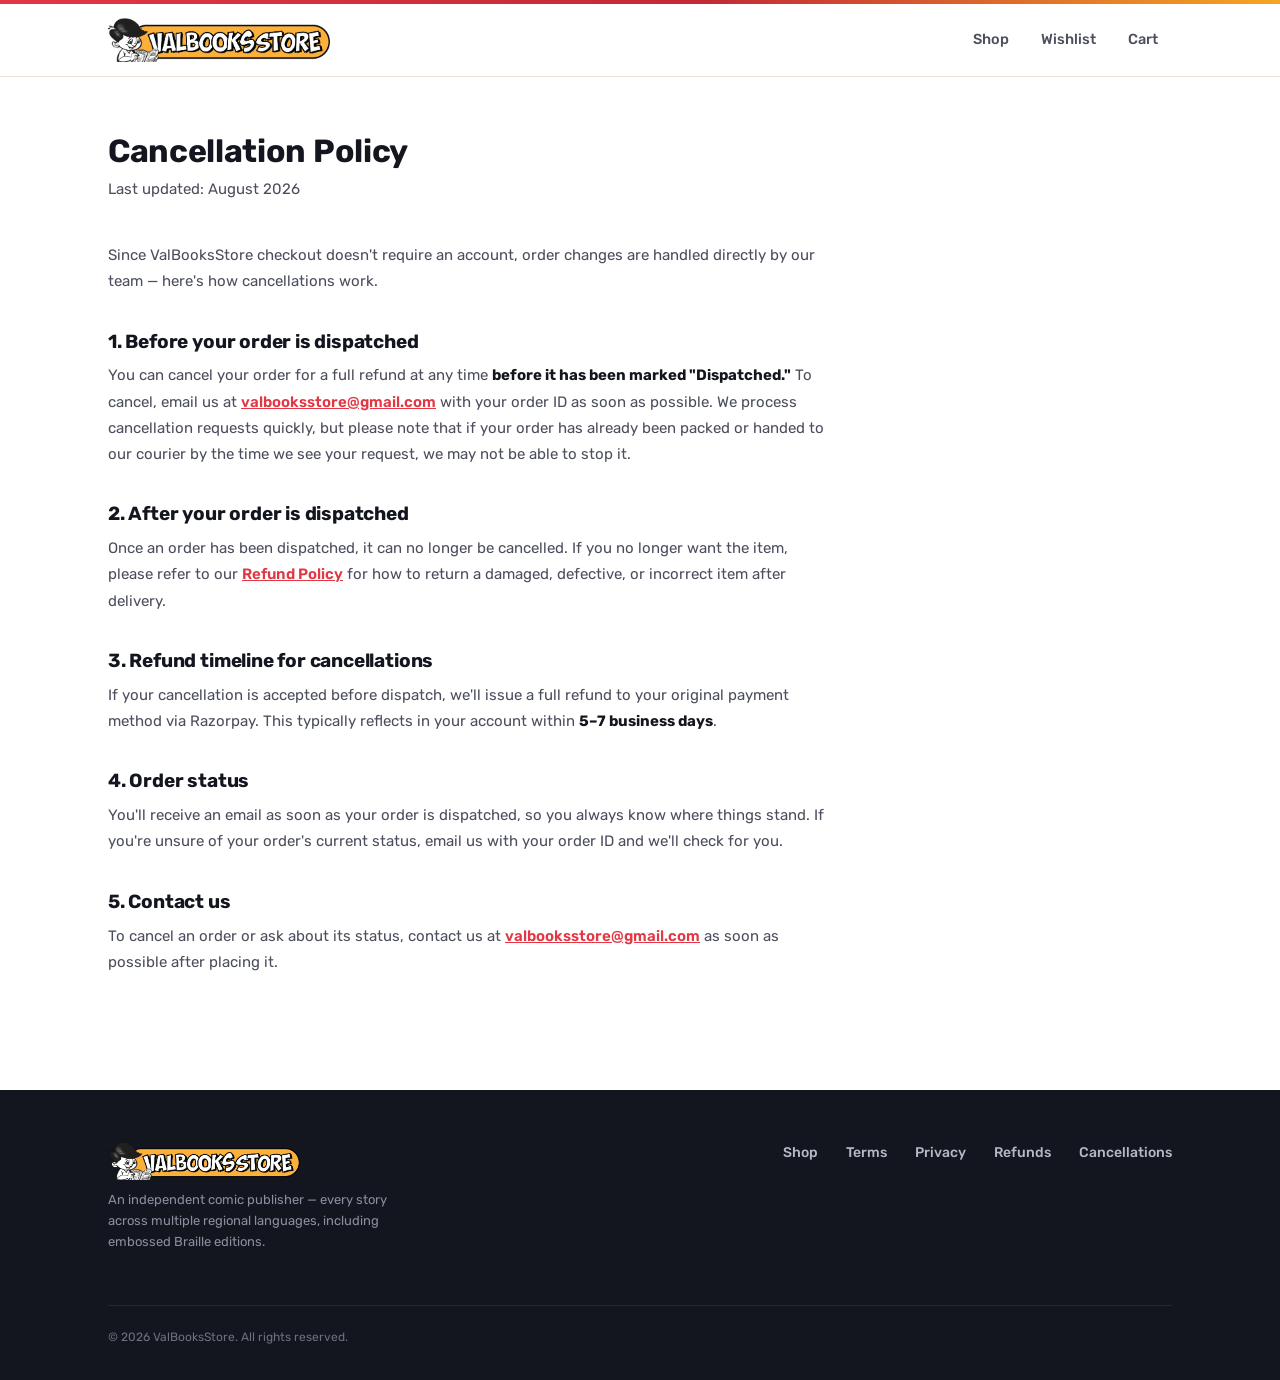
<file: cancellation-policy.html>
<!DOCTYPE html>
<html lang="en">
<head>
<meta charset="UTF-8" />
<meta name="viewport" content="width=device-width, initial-scale=1.0" />
<title>Cancellation Policy — ValBooksStore</title>
<link rel="icon" type="image/png" href="images/favicon.png" />
<link rel="stylesheet" href="css/style.css" />
</head>
<body>

<nav class="site-nav">
  <div class="wrap">
    <a href="index.html" class="brand">
      <img src="images/logo.png" alt="ValBooksStore" />
    </a>
    <div class="nav-links">
      <a href="index.html#shop">Shop</a>
      <a href="wishlist.html" class="nav-cart">Wishlist <span class="count" data-wishlist-count style="display:none">0</span></a>
      <a href="cart.html" class="nav-cart">Cart <span class="count" data-cart-count style="display:none">0</span></a>
    </div>
    <button class="nav-toggle btn btn-ghost" aria-label="Menu">☰</button>
  </div>
</nav>

<section class="legal-section">
  <div class="wrap">
    <div class="legal-content">
      <h1>Cancellation Policy</h1>
      <p class="legal-updated">Last updated: August 2026</p>

      <p>Since ValBooksStore checkout doesn't require an account, order changes are handled directly by our team — here's how cancellations work.</p>

      <h2>1. Before your order is dispatched</h2>
      <p>You can cancel your order for a full refund at any time <strong>before it has been marked "Dispatched."</strong> To cancel, email us at <a href="mailto:valbooksstore@gmail.com">valbooksstore@gmail.com</a> with your order ID as soon as possible. We process cancellation requests quickly, but please note that if your order has already been packed or handed to our courier by the time we see your request, we may not be able to stop it.</p>

      <h2>2. After your order is dispatched</h2>
      <p>Once an order has been dispatched, it can no longer be cancelled. If you no longer want the item, please refer to our <a href="refund-policy.html">Refund Policy</a> for how to return a damaged, defective, or incorrect item after delivery.</p>

      <h2>3. Refund timeline for cancellations</h2>
      <p>If your cancellation is accepted before dispatch, we'll issue a full refund to your original payment method via Razorpay. This typically reflects in your account within <strong>5–7 business days</strong>.</p>

      <h2>4. Order status</h2>
      <p>You'll receive an email as soon as your order is dispatched, so you always know where things stand. If you're unsure of your order's current status, email us with your order ID and we'll check for you.</p>

      <h2>5. Contact us</h2>
      <p>To cancel an order or ask about its status, contact us at <a href="mailto:valbooksstore@gmail.com">valbooksstore@gmail.com</a> as soon as possible after placing it.</p>
    </div>
  </div>
</section>

<footer class="site-footer">
  <div class="wrap">
    <div class="footer-grid">
      <div>
        <a href="index.html" class="footer-brand" id="footerLogo">
          <img src="images/logo.png" alt="ValBooksStore" />
        </a>
        <p class="footer-note">An independent comic publisher — every story across multiple regional languages, including embossed Braille editions.</p>
      </div>
      <div class="footer-links">
        <a href="index.html#shop">Shop</a>
        <a href="terms.html">Terms</a>
        <a href="privacy.html">Privacy</a>
        <a href="refund-policy.html">Refunds</a>
        <a href="cancellation-policy.html">Cancellations</a>
      </div>
    </div>
    <div class="footer-bottom">© <span id="year"></span> ValBooksStore. All rights reserved.</div>
  </div>
</footer>

<script type="module">
  import { initNav } from "./js/ui.js";
  document.getElementById("year").textContent = new Date().getFullYear();
  initNav();
</script>
</body>
</html>
</file>
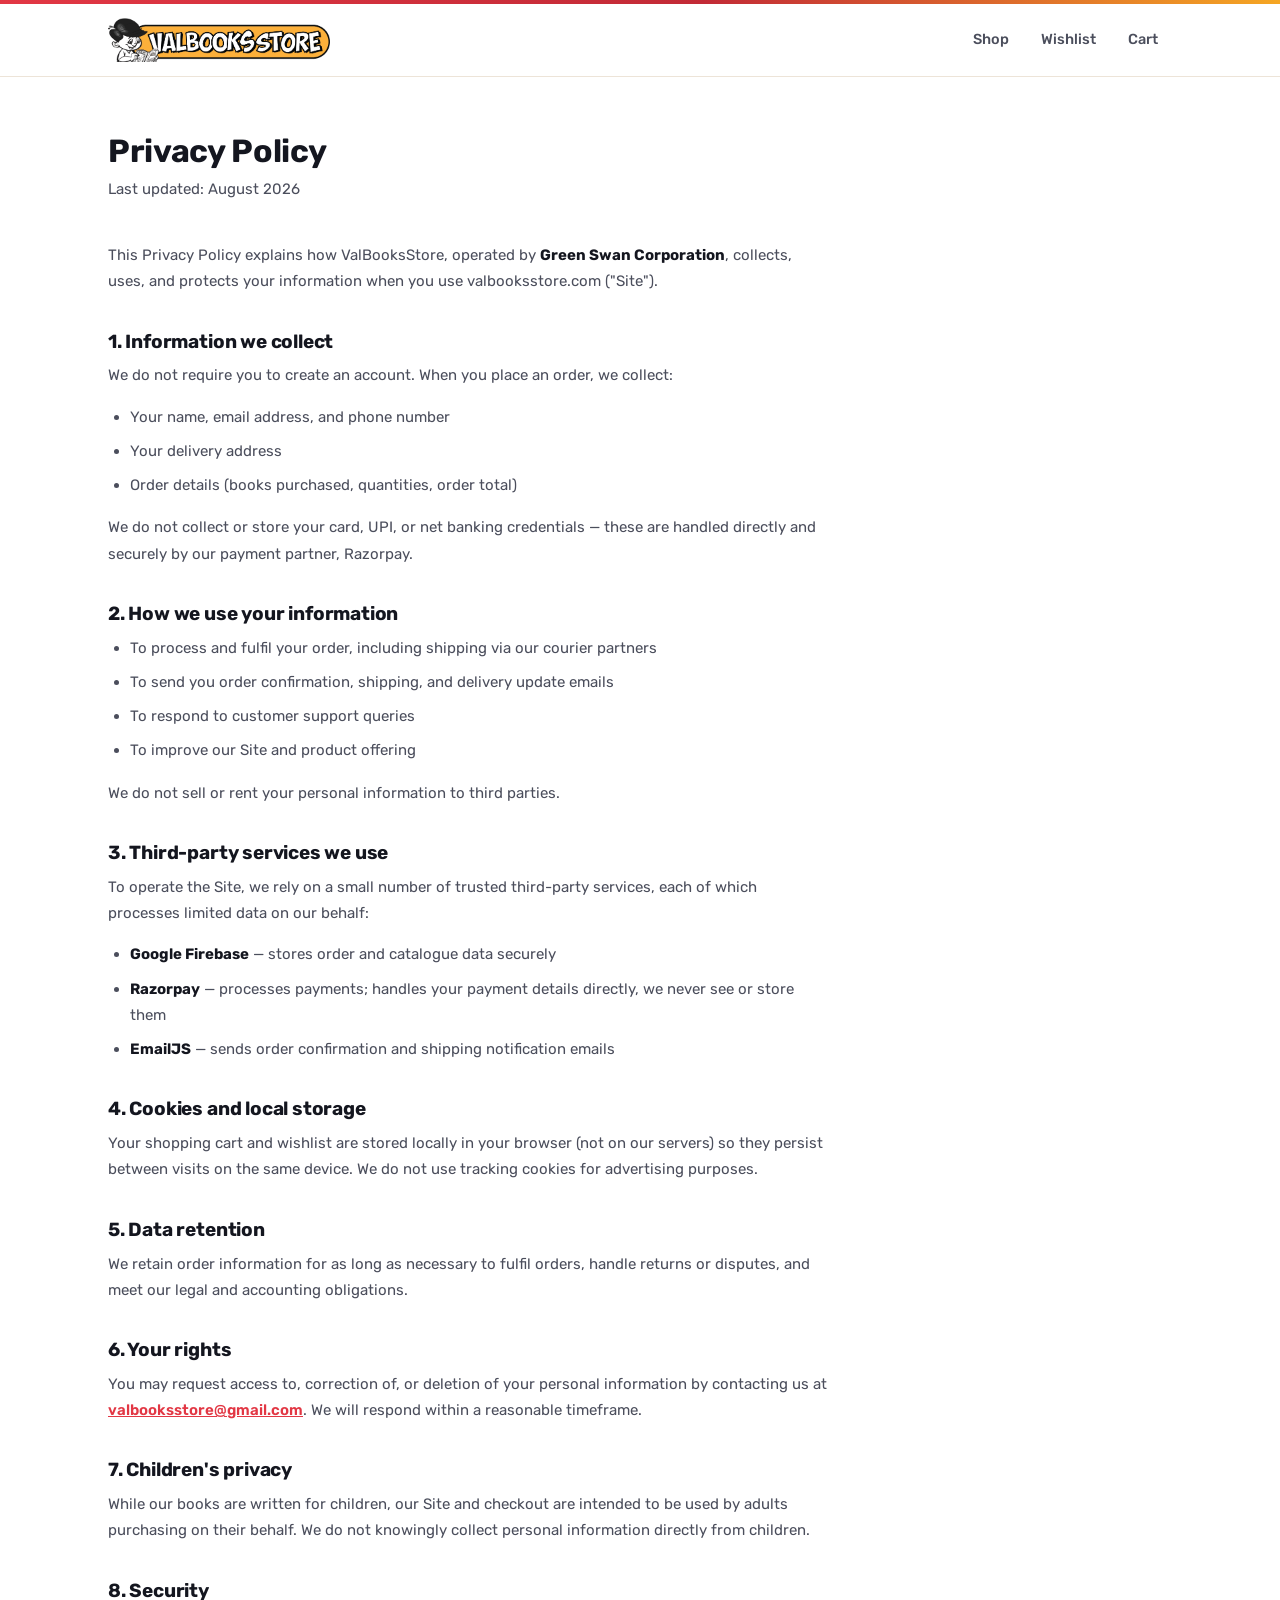
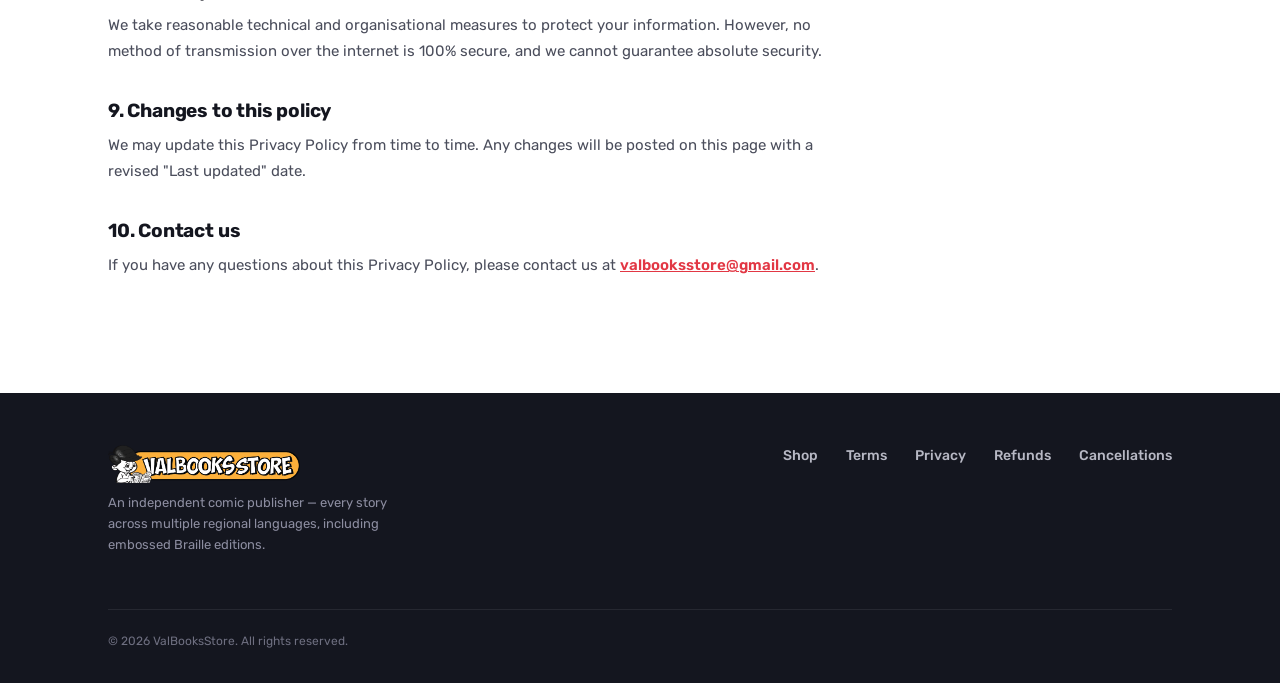
<file: privacy.html>
<!DOCTYPE html>
<html lang="en">
<head>
<meta charset="UTF-8" />
<meta name="viewport" content="width=device-width, initial-scale=1.0" />
<title>Privacy Policy — ValBooksStore</title>
<link rel="icon" type="image/png" href="images/favicon.png" />
<link rel="stylesheet" href="css/style.css" />
</head>
<body>

<nav class="site-nav">
  <div class="wrap">
    <a href="index.html" class="brand">
      <img src="images/logo.png" alt="ValBooksStore" />
    </a>
    <div class="nav-links">
      <a href="index.html#shop">Shop</a>
      <a href="wishlist.html" class="nav-cart">Wishlist <span class="count" data-wishlist-count style="display:none">0</span></a>
      <a href="cart.html" class="nav-cart">Cart <span class="count" data-cart-count style="display:none">0</span></a>
    </div>
    <button class="nav-toggle btn btn-ghost" aria-label="Menu">☰</button>
  </div>
</nav>

<section class="legal-section">
  <div class="wrap">
    <div class="legal-content">
      <h1>Privacy Policy</h1>
      <p class="legal-updated">Last updated: August 2026</p>

      <p>This Privacy Policy explains how ValBooksStore, operated by <strong>Green Swan Corporation</strong>, collects, uses, and protects your information when you use valbooksstore.com ("Site").</p>

      <h2>1. Information we collect</h2>
      <p>We do not require you to create an account. When you place an order, we collect:</p>
      <ul>
        <li>Your name, email address, and phone number</li>
        <li>Your delivery address</li>
        <li>Order details (books purchased, quantities, order total)</li>
      </ul>
      <p>We do not collect or store your card, UPI, or net banking credentials — these are handled directly and securely by our payment partner, Razorpay.</p>

      <h2>2. How we use your information</h2>
      <ul>
        <li>To process and fulfil your order, including shipping via our courier partners</li>
        <li>To send you order confirmation, shipping, and delivery update emails</li>
        <li>To respond to customer support queries</li>
        <li>To improve our Site and product offering</li>
      </ul>
      <p>We do not sell or rent your personal information to third parties.</p>

      <h2>3. Third-party services we use</h2>
      <p>To operate the Site, we rely on a small number of trusted third-party services, each of which processes limited data on our behalf:</p>
      <ul>
        <li><strong>Google Firebase</strong> — stores order and catalogue data securely</li>
        <li><strong>Razorpay</strong> — processes payments; handles your payment details directly, we never see or store them</li>
        <li><strong>EmailJS</strong> — sends order confirmation and shipping notification emails</li>
      </ul>

      <h2>4. Cookies and local storage</h2>
      <p>Your shopping cart and wishlist are stored locally in your browser (not on our servers) so they persist between visits on the same device. We do not use tracking cookies for advertising purposes.</p>

      <h2>5. Data retention</h2>
      <p>We retain order information for as long as necessary to fulfil orders, handle returns or disputes, and meet our legal and accounting obligations.</p>

      <h2>6. Your rights</h2>
      <p>You may request access to, correction of, or deletion of your personal information by contacting us at <a href="mailto:valbooksstore@gmail.com">valbooksstore@gmail.com</a>. We will respond within a reasonable timeframe.</p>

      <h2>7. Children's privacy</h2>
      <p>While our books are written for children, our Site and checkout are intended to be used by adults purchasing on their behalf. We do not knowingly collect personal information directly from children.</p>

      <h2>8. Security</h2>
      <p>We take reasonable technical and organisational measures to protect your information. However, no method of transmission over the internet is 100% secure, and we cannot guarantee absolute security.</p>

      <h2>9. Changes to this policy</h2>
      <p>We may update this Privacy Policy from time to time. Any changes will be posted on this page with a revised "Last updated" date.</p>

      <h2>10. Contact us</h2>
      <p>If you have any questions about this Privacy Policy, please contact us at <a href="mailto:valbooksstore@gmail.com">valbooksstore@gmail.com</a>.</p>
    </div>
  </div>
</section>

<footer class="site-footer">
  <div class="wrap">
    <div class="footer-grid">
      <div>
        <a href="index.html" class="footer-brand" id="footerLogo">
          <img src="images/logo.png" alt="ValBooksStore" />
        </a>
        <p class="footer-note">An independent comic publisher — every story across multiple regional languages, including embossed Braille editions.</p>
      </div>
      <div class="footer-links">
        <a href="index.html#shop">Shop</a>
        <a href="terms.html">Terms</a>
        <a href="privacy.html">Privacy</a>
        <a href="refund-policy.html">Refunds</a>
        <a href="cancellation-policy.html">Cancellations</a>
      </div>
    </div>
    <div class="footer-bottom">© <span id="year"></span> ValBooksStore. All rights reserved.</div>
  </div>
</footer>

<script type="module">
  import { initNav } from "./js/ui.js";
  document.getElementById("year").textContent = new Date().getFullYear();
  initNav();
</script>
</body>
</html>
</file>
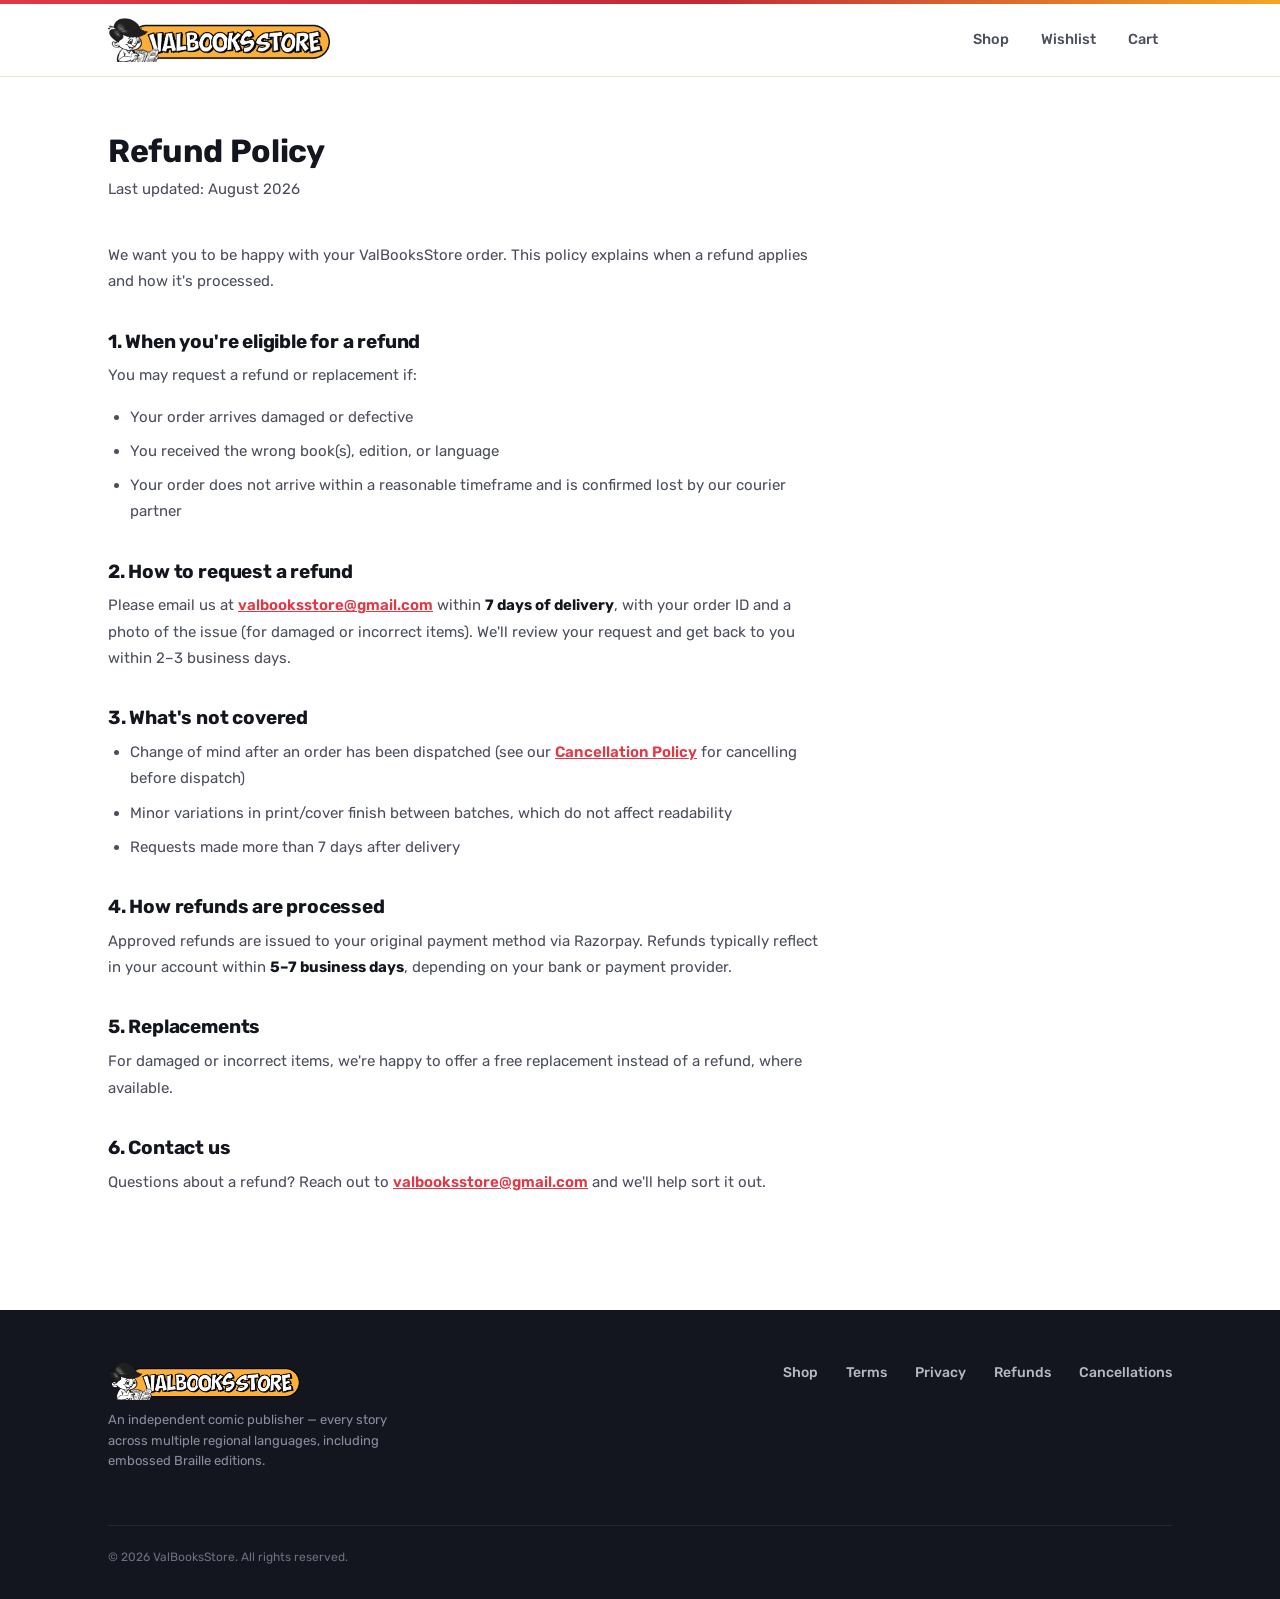
<file: refund-policy.html>
<!DOCTYPE html>
<html lang="en">
<head>
<meta charset="UTF-8" />
<meta name="viewport" content="width=device-width, initial-scale=1.0" />
<title>Refund Policy — ValBooksStore</title>
<link rel="icon" type="image/png" href="images/favicon.png" />
<link rel="stylesheet" href="css/style.css" />
</head>
<body>

<nav class="site-nav">
  <div class="wrap">
    <a href="index.html" class="brand">
      <img src="images/logo.png" alt="ValBooksStore" />
    </a>
    <div class="nav-links">
      <a href="index.html#shop">Shop</a>
      <a href="wishlist.html" class="nav-cart">Wishlist <span class="count" data-wishlist-count style="display:none">0</span></a>
      <a href="cart.html" class="nav-cart">Cart <span class="count" data-cart-count style="display:none">0</span></a>
    </div>
    <button class="nav-toggle btn btn-ghost" aria-label="Menu">☰</button>
  </div>
</nav>

<section class="legal-section">
  <div class="wrap">
    <div class="legal-content">
      <h1>Refund Policy</h1>
      <p class="legal-updated">Last updated: August 2026</p>

      <p>We want you to be happy with your ValBooksStore order. This policy explains when a refund applies and how it's processed.</p>

      <h2>1. When you're eligible for a refund</h2>
      <p>You may request a refund or replacement if:</p>
      <ul>
        <li>Your order arrives damaged or defective</li>
        <li>You received the wrong book(s), edition, or language</li>
        <li>Your order does not arrive within a reasonable timeframe and is confirmed lost by our courier partner</li>
      </ul>

      <h2>2. How to request a refund</h2>
      <p>Please email us at <a href="mailto:valbooksstore@gmail.com">valbooksstore@gmail.com</a> within <strong>7 days of delivery</strong>, with your order ID and a photo of the issue (for damaged or incorrect items). We'll review your request and get back to you within 2–3 business days.</p>

      <h2>3. What's not covered</h2>
      <ul>
        <li>Change of mind after an order has been dispatched (see our <a href="cancellation-policy.html">Cancellation Policy</a> for cancelling before dispatch)</li>
        <li>Minor variations in print/cover finish between batches, which do not affect readability</li>
        <li>Requests made more than 7 days after delivery</li>
      </ul>

      <h2>4. How refunds are processed</h2>
      <p>Approved refunds are issued to your original payment method via Razorpay. Refunds typically reflect in your account within <strong>5–7 business days</strong>, depending on your bank or payment provider.</p>

      <h2>5. Replacements</h2>
      <p>For damaged or incorrect items, we're happy to offer a free replacement instead of a refund, where available.</p>

      <h2>6. Contact us</h2>
      <p>Questions about a refund? Reach out to <a href="mailto:valbooksstore@gmail.com">valbooksstore@gmail.com</a> and we'll help sort it out.</p>
    </div>
  </div>
</section>

<footer class="site-footer">
  <div class="wrap">
    <div class="footer-grid">
      <div>
        <a href="index.html" class="footer-brand" id="footerLogo">
          <img src="images/logo.png" alt="ValBooksStore" />
        </a>
        <p class="footer-note">An independent comic publisher — every story across multiple regional languages, including embossed Braille editions.</p>
      </div>
      <div class="footer-links">
        <a href="index.html#shop">Shop</a>
        <a href="terms.html">Terms</a>
        <a href="privacy.html">Privacy</a>
        <a href="refund-policy.html">Refunds</a>
        <a href="cancellation-policy.html">Cancellations</a>
      </div>
    </div>
    <div class="footer-bottom">© <span id="year"></span> ValBooksStore. All rights reserved.</div>
  </div>
</footer>

<script type="module">
  import { initNav } from "./js/ui.js";
  document.getElementById("year").textContent = new Date().getFullYear();
  initNav();
</script>
</body>
</html>
</file>
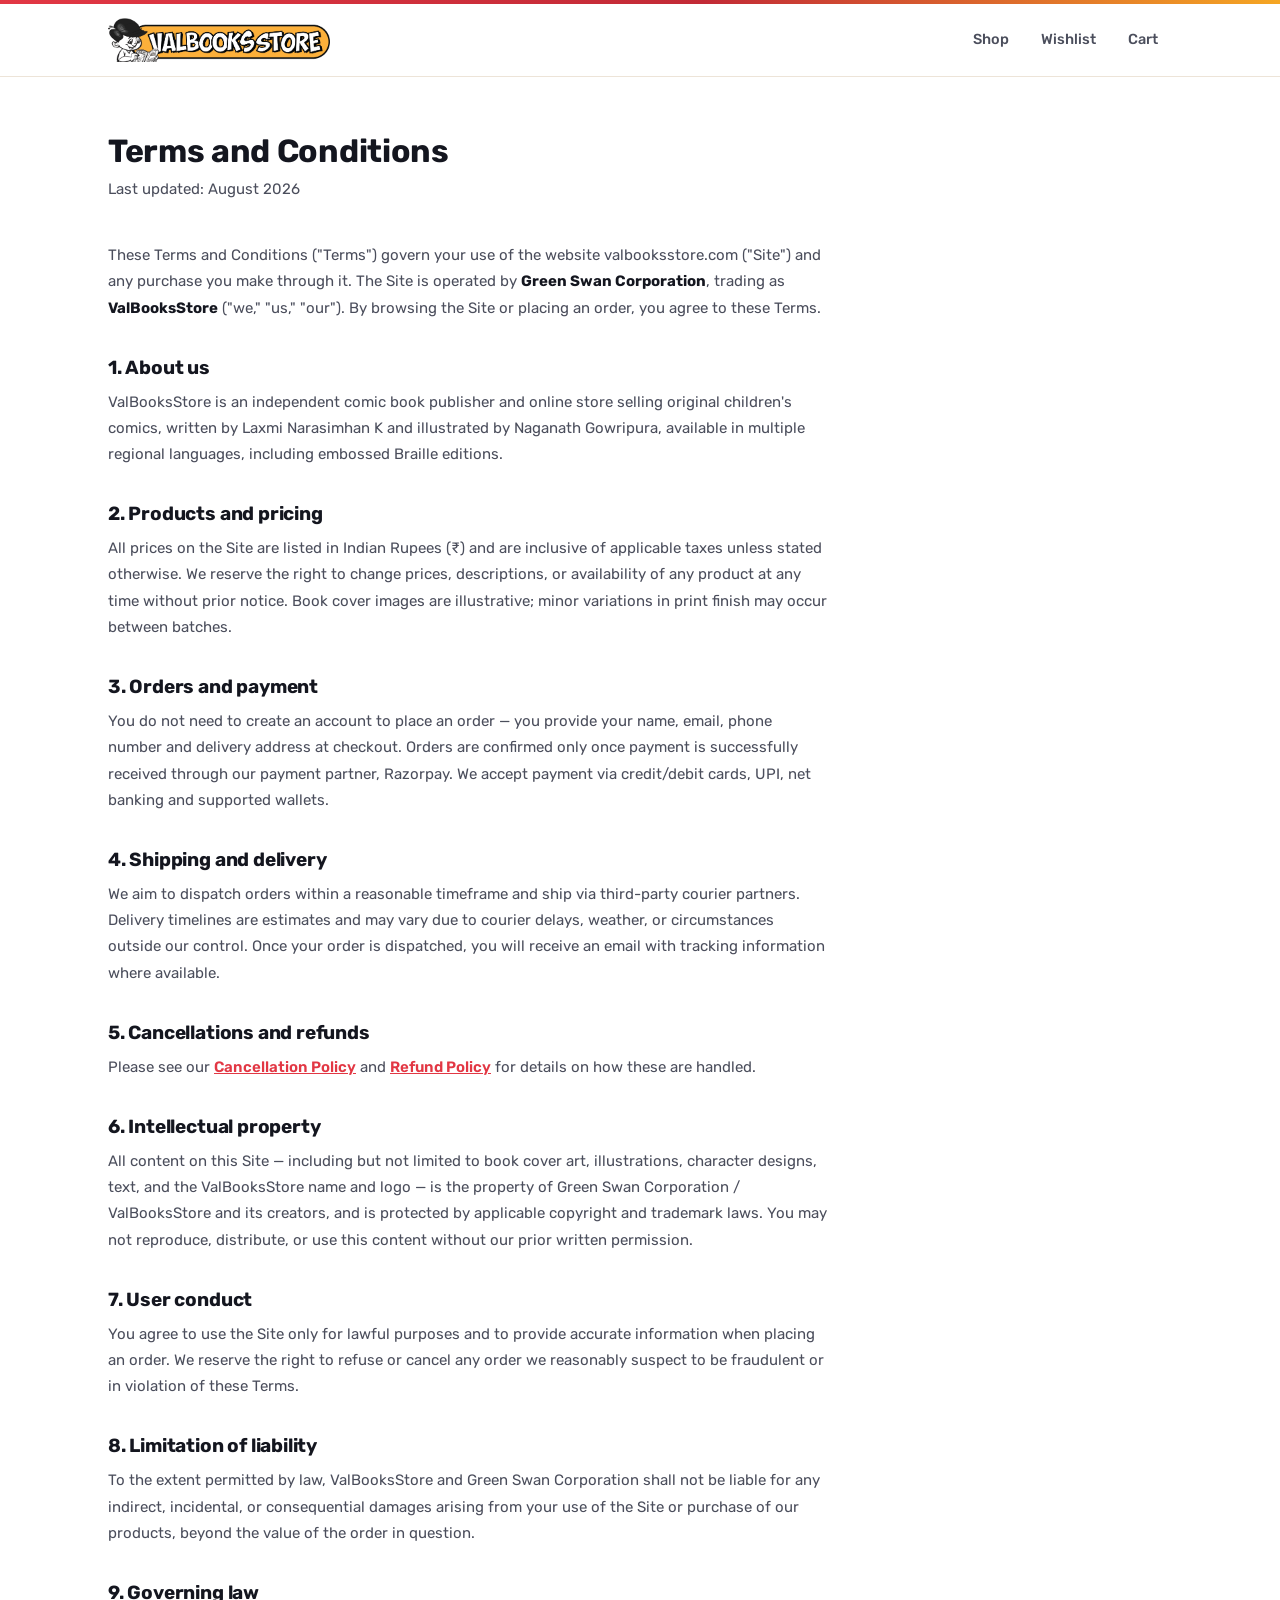
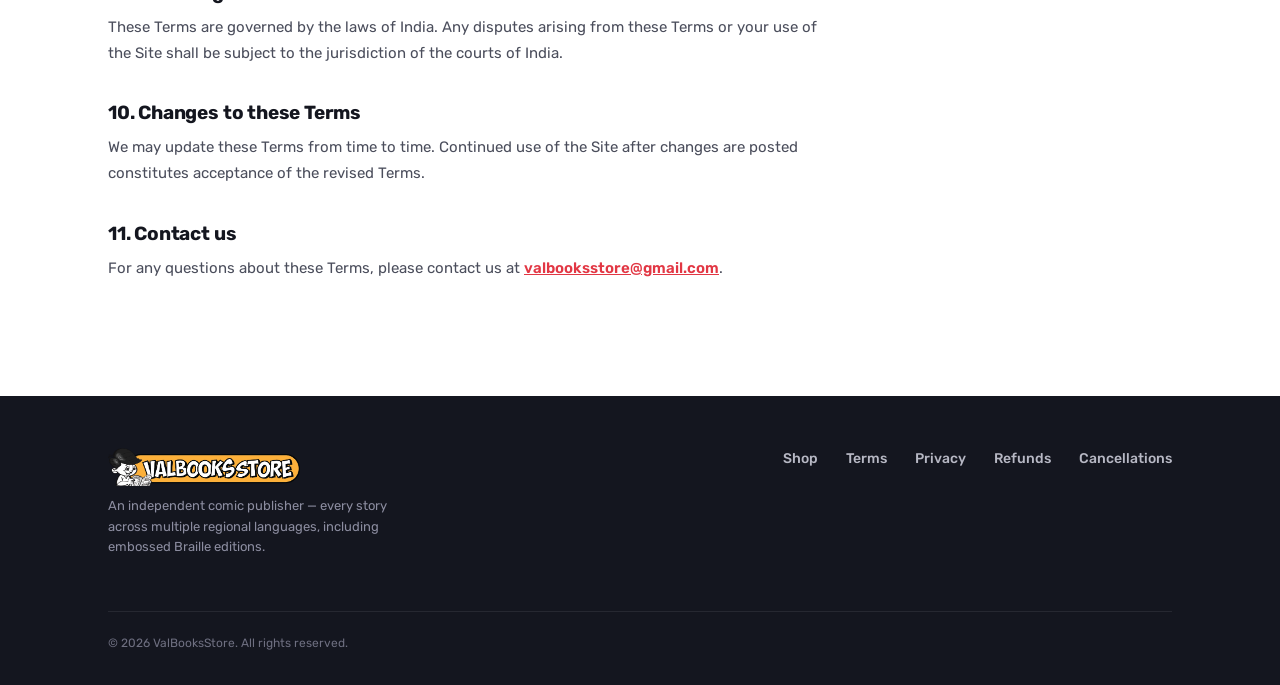
<file: terms.html>
<!DOCTYPE html>
<html lang="en">
<head>
<meta charset="UTF-8" />
<meta name="viewport" content="width=device-width, initial-scale=1.0" />
<title>Terms and Conditions — ValBooksStore</title>
<link rel="icon" type="image/png" href="images/favicon.png" />
<link rel="stylesheet" href="css/style.css" />
</head>
<body>

<nav class="site-nav">
  <div class="wrap">
    <a href="index.html" class="brand">
      <img src="images/logo.png" alt="ValBooksStore" />
    </a>
    <div class="nav-links">
      <a href="index.html#shop">Shop</a>
      <a href="wishlist.html" class="nav-cart">Wishlist <span class="count" data-wishlist-count style="display:none">0</span></a>
      <a href="cart.html" class="nav-cart">Cart <span class="count" data-cart-count style="display:none">0</span></a>
    </div>
    <button class="nav-toggle btn btn-ghost" aria-label="Menu">☰</button>
  </div>
</nav>

<section class="legal-section">
  <div class="wrap">
    <div class="legal-content">
      <h1>Terms and Conditions</h1>
      <p class="legal-updated">Last updated: August 2026</p>

      <p>These Terms and Conditions ("Terms") govern your use of the website valbooksstore.com ("Site") and any purchase you make through it. The Site is operated by <strong>Green Swan Corporation</strong>, trading as <strong>ValBooksStore</strong> ("we," "us," "our"). By browsing the Site or placing an order, you agree to these Terms.</p>

      <h2>1. About us</h2>
      <p>ValBooksStore is an independent comic book publisher and online store selling original children's comics, written by Laxmi Narasimhan K and illustrated by Naganath Gowripura, available in multiple regional languages, including embossed Braille editions.</p>

      <h2>2. Products and pricing</h2>
      <p>All prices on the Site are listed in Indian Rupees (₹) and are inclusive of applicable taxes unless stated otherwise. We reserve the right to change prices, descriptions, or availability of any product at any time without prior notice. Book cover images are illustrative; minor variations in print finish may occur between batches.</p>

      <h2>3. Orders and payment</h2>
      <p>You do not need to create an account to place an order — you provide your name, email, phone number and delivery address at checkout. Orders are confirmed only once payment is successfully received through our payment partner, Razorpay. We accept payment via credit/debit cards, UPI, net banking and supported wallets.</p>

      <h2>4. Shipping and delivery</h2>
      <p>We aim to dispatch orders within a reasonable timeframe and ship via third-party courier partners. Delivery timelines are estimates and may vary due to courier delays, weather, or circumstances outside our control. Once your order is dispatched, you will receive an email with tracking information where available.</p>

      <h2>5. Cancellations and refunds</h2>
      <p>Please see our <a href="cancellation-policy.html">Cancellation Policy</a> and <a href="refund-policy.html">Refund Policy</a> for details on how these are handled.</p>

      <h2>6. Intellectual property</h2>
      <p>All content on this Site — including but not limited to book cover art, illustrations, character designs, text, and the ValBooksStore name and logo — is the property of Green Swan Corporation / ValBooksStore and its creators, and is protected by applicable copyright and trademark laws. You may not reproduce, distribute, or use this content without our prior written permission.</p>

      <h2>7. User conduct</h2>
      <p>You agree to use the Site only for lawful purposes and to provide accurate information when placing an order. We reserve the right to refuse or cancel any order we reasonably suspect to be fraudulent or in violation of these Terms.</p>

      <h2>8. Limitation of liability</h2>
      <p>To the extent permitted by law, ValBooksStore and Green Swan Corporation shall not be liable for any indirect, incidental, or consequential damages arising from your use of the Site or purchase of our products, beyond the value of the order in question.</p>

      <h2>9. Governing law</h2>
      <p>These Terms are governed by the laws of India. Any disputes arising from these Terms or your use of the Site shall be subject to the jurisdiction of the courts of India.</p>

      <h2>10. Changes to these Terms</h2>
      <p>We may update these Terms from time to time. Continued use of the Site after changes are posted constitutes acceptance of the revised Terms.</p>

      <h2>11. Contact us</h2>
      <p>For any questions about these Terms, please contact us at <a href="mailto:valbooksstore@gmail.com">valbooksstore@gmail.com</a>.</p>
    </div>
  </div>
</section>

<footer class="site-footer">
  <div class="wrap">
    <div class="footer-grid">
      <div>
        <a href="index.html" class="footer-brand" id="footerLogo">
          <img src="images/logo.png" alt="ValBooksStore" />
        </a>
        <p class="footer-note">An independent comic publisher — every story across multiple regional languages, including embossed Braille editions.</p>
      </div>
      <div class="footer-links">
        <a href="index.html#shop">Shop</a>
        <a href="terms.html">Terms</a>
        <a href="privacy.html">Privacy</a>
        <a href="refund-policy.html">Refunds</a>
        <a href="cancellation-policy.html">Cancellations</a>
      </div>
    </div>
    <div class="footer-bottom">© <span id="year"></span> ValBooksStore. All rights reserved.</div>
  </div>
</footer>

<script type="module">
  import { initNav } from "./js/ui.js";
  document.getElementById("year").textContent = new Date().getFullYear();
  initNav();
</script>
</body>
</html>
</file>
<file: css/style.css>
/* =========================================================
   ValBooksStore — Design System v3
   Calm and professional: one confident accent color, soft
   shadows, generous whitespace, Rubik throughout.
   ========================================================= */

@import url('https://fonts.googleapis.com/css2?family=Rubik:ital,wght@0,400;0,500;0,600;0,700;0,800;1,400&display=swap');

:root {
  --ink: #14161F;
  --ink-soft: #4B4E5C;
  --muted: #767A8A;
  --bg: #FFFFFF;
  --bg-tint: #FBF3EA;
  --surface: #FFFFFF;
  --border: #EDE4D8;
  --border-soft: #F3ECE2;

  --accent: #E23744;
  --accent-dark: #C22A36;
  --accent-soft: #FDEBEC;

  --coral: #FF6B5E;
  --coral-soft: #FFEBE8;
  --amber: #F5A623;
  --amber-soft: #FEF3DF;
  --teal: #17A398;
  --teal-soft: #E4F6F4;

  --ink-btn: #14161F;
  --ink-btn-dark: #23252F;

  --success: #1B8354;
  --error: #D8483A;
  --error-soft: #FCECEA;

  --font-display: 'Rubik', -apple-system, Segoe UI, sans-serif;
  --font-body: 'Rubik', -apple-system, Segoe UI, sans-serif;
  --font-ui: 'Rubik', -apple-system, Segoe UI, sans-serif;

  --radius-s: 8px;
  --radius-m: 14px;
  --radius-l: 22px;

  --shadow-sm: 0 1px 2px rgba(20,22,31,0.05), 0 1px 1px rgba(20,22,31,0.04);
  --shadow-md: 0 6px 20px rgba(20,22,31,0.08);
  --shadow-lg: 0 20px 44px rgba(20,22,31,0.14);
}

* { box-sizing: border-box; }
html { scroll-behavior: smooth; }

body {
  margin: 0;
  padding-top: 4px;
  background: var(--bg);
  color: var(--ink);
  font-family: var(--font-body);
  font-size: 16px;
  line-height: 1.6;
  -webkit-font-smoothing: antialiased;
}

body::before {
  content: "";
  position: fixed; top: 0; left: 0; right: 0; height: 4px;
  background: linear-gradient(90deg, var(--accent) 0%, var(--accent-dark) 55%, var(--amber) 100%);
  z-index: 60;
}

img { max-width: 100%; display: block; }
a { color: inherit; text-decoration: none; }

h1, h2, h3, h4 {
  font-family: var(--font-display);
  color: var(--ink);
  margin: 0 0 0.4em;
  font-weight: 700;
  letter-spacing: -0.01em;
  line-height: 1.15;
}

p { margin: 0 0 1em; }

.eyebrow {
  font-family: var(--font-ui);
  font-size: 12.5px;
  font-weight: 600;
  letter-spacing: 0.08em;
  text-transform: uppercase;
  color: var(--accent);
  display: inline-flex;
  align-items: center;
  gap: 8px;
  margin-bottom: 12px;
}

.wrap {
  max-width: 1120px;
  margin: 0 auto;
  padding: 0 28px;
}

/* ---------- Dot-cell motif (small Braille nod, used sparingly) ---------- */
.dot-cell {
  display: inline-grid;
  grid-template-columns: repeat(2, 4px);
  grid-template-rows: repeat(3, 4px);
  gap: 2.5px;
  flex: none;
}
.dot-cell span {
  width: 4px; height: 4px; border-radius: 50%;
  background: currentColor;
  opacity: 0.28;
}
.dot-cell.active span { opacity: 1; }
.dot-cell[data-pattern="all"] span:nth-child(1),
.dot-cell[data-pattern="all"] span:nth-child(2),
.dot-cell[data-pattern="all"] span:nth-child(3),
.dot-cell[data-pattern="all"] span:nth-child(4),
.dot-cell[data-pattern="all"] span:nth-child(5),
.dot-cell[data-pattern="all"] span:nth-child(6) { opacity: 1; }
.dot-cell[data-pattern="english"] span:nth-child(1),
.dot-cell[data-pattern="english"] span:nth-child(3) { opacity: 1; }
.dot-cell[data-pattern="hindi"] span:nth-child(1),
.dot-cell[data-pattern="hindi"] span:nth-child(2),
.dot-cell[data-pattern="hindi"] span:nth-child(3) { opacity: 1; }
.dot-cell[data-pattern="braille"] span { opacity: 1; }

/* ---------- Buttons ---------- */
.btn {
  font-family: var(--font-ui);
  font-weight: 600;
  font-size: 14.5px;
  display: inline-flex;
  align-items: center;
  justify-content: center;
  gap: 8px;
  padding: 13px 24px;
  border-radius: var(--radius-s);
  border: 1px solid transparent;
  cursor: pointer;
  transition: transform 0.15s ease, box-shadow 0.15s ease, background 0.15s ease, color .15s ease, border-color .15s ease;
  text-align: center;
}
.btn-primary { background: var(--accent); color: #fff; box-shadow: 0 4px 14px rgba(226,55,68,0.28); }
.btn-primary:hover { background: var(--accent-dark); box-shadow: var(--shadow-md); transform: translateY(-1px); }
.btn-gold { background: var(--ink-btn); color: #fff; box-shadow: var(--shadow-sm); }
.btn-gold:hover { background: var(--ink-btn-dark); box-shadow: var(--shadow-md); transform: translateY(-1px); }
.btn-outline { background: var(--surface); border-color: var(--border); color: var(--ink); }
.btn-outline:hover { border-color: var(--accent); color: var(--accent); }
.btn-ghost { background: transparent; color: var(--ink-soft); padding: 10px 14px; }
.btn-ghost:hover { background: var(--bg-tint); color: var(--ink); }
.btn-block { width: 100%; }
.btn-danger { background: var(--surface); color: var(--error); border-color: var(--error-soft); }
.btn-danger:hover { background: var(--error-soft); }
.btn:active { transform: translateY(0); }
.btn:disabled { opacity: 0.5; cursor: not-allowed; transform: none !important; }
.btn:focus-visible, a:focus-visible, input:focus-visible, textarea:focus-visible, select:focus-visible {
  outline: 2px solid var(--accent);
  outline-offset: 2px;
}

/* ---------- Nav ---------- */
.site-nav {
  background: rgba(255,255,255,0.92);
  backdrop-filter: saturate(180%) blur(10px);
  color: var(--ink);
  position: sticky; top: 4px; z-index: 50;
  border-bottom: 1px solid var(--border);
}
.site-nav .wrap {
  display: flex; align-items: center; justify-content: space-between;
  height: 72px;
}
.brand {
  display: flex; align-items: center;
}
.brand img { height: 44px; width: auto; display: block; }
.nav-links { display: flex; align-items: center; gap: 4px; }
.nav-search { flex: 1; max-width: 380px; position: relative; margin: 0 20px; }
.nav-search input {
  width: 100%; padding: 9px 16px; border-radius: 999px;
  border: 1.5px solid var(--border); font-family: var(--font-ui); font-size: 13.5px;
  background: var(--bg-tint); color: var(--ink);
}
.nav-search input:focus { border-color: var(--accent); background: var(--surface); }
.nav-links a, .nav-links button.link-btn {
  font-family: var(--font-ui); font-size: 14.5px; font-weight: 500;
  color: var(--ink-soft); padding: 10px 14px; border-radius: var(--radius-s);
  background: none; border: none; cursor: pointer;
}
.nav-links a:hover, .nav-links button.link-btn:hover { color: var(--ink); background: var(--bg-tint); }
.nav-cart { position: relative; }
.nav-cart .count {
  position: absolute; top: -6px; right: -4px;
  background: var(--accent); color: #fff;
  font-family: var(--font-ui); font-size: 10.5px; font-weight: 700;
  border-radius: 999px; min-width: 17px; height: 17px;
  display: flex; align-items: center; justify-content: center;
  padding: 0 4px; border: 2px solid #fff;
}
.nav-toggle { display: none; }

/* ---------- Hero ---------- */
.hero {
  position: relative;
  overflow: hidden;
  color: var(--ink);
  padding: 110px 0 0;
}
.hero-bg {
  position: absolute;
  top: 0; left: 0; right: 0; bottom: 0;
  z-index: 0;
}
.hero-photo {
  position: absolute; top: 0; left: 0; right: 0; bottom: 0;
  background-size: cover;
  background-position: center 35%;
}
.hero-scrim {
  position: absolute; top: 0; left: 0; right: 0; bottom: 0;
  background: linear-gradient(90deg,
    rgba(255,255,255,0.97) 0%,
    rgba(255,255,255,0.90) 38%,
    rgba(255,255,255,0.55) 62%,
    rgba(255,255,255,0.15) 100%);
}
.hero-wave {
  position: absolute; left: 0; right: 0; bottom: -1px;
  width: 100%; height: 90px; display: block;
}
.hero-content { position: relative; z-index: 1; max-width: 620px; padding-bottom: 130px; }
.hero h1 { font-size: 52px; letter-spacing: -0.02em; margin-bottom: 20px; }
.hero h1 span.accent { color: var(--accent); }
.hero p.lead { color: var(--ink-soft); font-size: 17.5px; max-width: 46ch; font-family: var(--font-body); }
.hero-cta { display: flex; gap: 14px; margin-top: 32px; flex-wrap: wrap; }

/* ---------- About strip (creators) ---------- */
.about-strip { padding: 60px 0 88px; }
.about-grid { display: grid; grid-template-columns: 1fr 1fr; gap: 32px; }
.creator-card {
  background: var(--surface); border: 1px solid var(--border); border-radius: var(--radius-m);
  padding: 28px; box-shadow: var(--shadow-sm);
  display: flow-root; /* contains the floated photo without clipping */
  transition: box-shadow 0.2s ease, transform 0.2s ease;
}
.creator-card:hover { box-shadow: var(--shadow-md); transform: translateY(-2px); }
.creator-photo {
  float: left;
  margin: 0 20px 12px 0;
  width: 200px; height: 250px; border-radius: var(--radius-m);
  overflow: hidden; border: 1px solid var(--border); box-shadow: var(--shadow-sm);
}
.creator-photo img { width: 100%; height: 100%; object-fit: cover; object-position: top center; }
.creator-card h3 { font-size: 19px; margin-bottom: 2px; }
.creator-role { font-family: var(--font-ui); font-size: 12px; font-weight: 600; color: var(--accent); text-transform: uppercase; letter-spacing: 0.06em; margin-bottom: 10px; display: block; }
.creator-card p { color: var(--ink-soft); font-size: 14.5px; margin: 0; line-height: 1.7; }

/* ---------- Full-width banner (poster artwork) ---------- */
.full-banner {
  width: 100%;
  display: block;
  line-height: 0;
}
.full-banner img {
  width: 100%;
  display: block;
}

/* ---------- Shop section ---------- */
.shop-section {
  padding: 64px 0 100px;
  background: var(--bg);
}
.shop-head { display: flex; align-items: flex-end; justify-content: space-between; gap: 24px; margin-bottom: 8px; flex-wrap: wrap; }
.shop-head h2 {
  font-size: 36px; margin: 0;
}

.pill-row {
  display: flex; gap: 26px; flex-wrap: wrap;
  border-bottom: 1px solid var(--border);
  margin-bottom: 32px;
}
.pill {
  font-family: var(--font-ui); font-size: 14px; font-weight: 600;
  display: inline-flex; align-items: center; gap: 6px;
  padding: 10px 2px 12px; border-radius: 0;
  border: none; border-bottom: 3px solid transparent;
  background: none; box-shadow: none;
  color: var(--muted); cursor: pointer;
  transition: color 0.15s ease, border-color 0.15s ease;
}
.pill .dot-cell { display: none; }
.pill:hover { color: var(--ink); transform: none; box-shadow: none; }
.pill.active {
  background: none; color: var(--accent); border-color: var(--accent);
  box-shadow: none;
}

.lang-select-mobile {
  display: none;
  width: 100%;
  margin-bottom: 32px;
  padding: 12px 16px;
  border-radius: var(--radius-s);
  border: 1.5px solid var(--border);
  background: var(--surface);
  color: var(--ink);
  font-family: var(--font-ui); font-size: 14.5px; font-weight: 600;
}
.lang-select-mobile:focus { border-color: var(--accent); }

.book-grid {
  display: grid; grid-template-columns: repeat(auto-fill, minmax(185px, 1fr)); gap: 22px;
  margin-top: 36px;
}
.book-card {
  background: var(--surface); border: 1px solid var(--border); border-radius: var(--radius-m);
  overflow: hidden; display: flex; flex-direction: column;
  box-shadow: var(--shadow-sm);
  position: relative;
  transition: transform 0.22s ease, box-shadow 0.22s ease;
}
.book-card::before {
  content: ""; position: absolute; top: 0; left: 0; right: 0; height: 4px; z-index: 2;
  background: linear-gradient(90deg, var(--accent), var(--accent-dark), var(--amber));
}
.book-card:hover { transform: translateY(-6px); box-shadow: var(--shadow-lg); }
.book-cover {
  aspect-ratio: 1/1; background: var(--bg-tint); position: relative; overflow: hidden;
}
.book-cover img { width: 100%; height: 100%; object-fit: cover; transition: transform 0.35s ease; }
.book-card:hover .book-cover img { transform: scale(1.06); }
.book-cover .lang-tag {
  position: absolute; top: 12px; left: 10px;
  background: rgba(20,22,31,0.85); color: #fff;
  font-family: var(--font-ui); font-size: 11px; font-weight: 600;
  padding: 5px 10px; border-radius: 999px;
  display: flex; align-items: center; gap: 6px;
}
.book-cover .lang-tag .dot-cell { color: #fff; transform: scale(0.85); }
.book-cover .lang-tag.lang-non-braille { background: var(--amber); color: #14161F; }
.book-body { padding: 16px; display: flex; flex-direction: column; gap: 8px; flex: 1; }
.book-title { font-family: var(--font-ui); font-size: 15.5px; font-weight: 600; color: var(--ink); }
.book-author { font-family: var(--font-ui); font-size: 12px; color: var(--muted); margin-top: -6px; }
.book-price-row { display: flex; align-items: baseline; gap: 7px; flex-wrap: wrap; margin-top: auto; }
.book-mrp { font-family: var(--font-ui); font-size: 12.5px; color: var(--muted); text-decoration: line-through; }
.book-price { font-family: var(--font-ui); font-weight: 700; color: var(--ink); font-size: 16px; }
.book-discount { font-family: var(--font-ui); font-size: 11.5px; font-weight: 600; color: var(--success); }
.book-delivery { font-family: var(--font-ui); font-size: 11px; color: var(--muted); }
.book-actions { display: flex; gap: 8px; }
.book-actions .btn { flex: 1; padding: 10px 12px; font-size: 13px; }
.wishlist-btn {
  width: 40px; height: 40px; flex: none; border-radius: var(--radius-s);
  border: 1.5px solid var(--border); background: var(--surface); color: var(--muted);
  display: flex; align-items: center; justify-content: center; font-size: 17px; cursor: pointer;
  transition: border-color 0.15s ease, color 0.15s ease, background 0.15s ease;
}
.wishlist-btn:hover { border-color: var(--accent); color: var(--accent); }
.wishlist-btn.active { background: var(--accent-soft); border-color: var(--accent); color: var(--accent); }

/* ---------- Legal / policy pages ---------- */
.legal-section { padding: 56px 0 100px; }
.legal-content { max-width: 720px; }
.legal-content h1 { font-size: 32px; margin-bottom: 6px; }
.legal-updated { font-family: var(--font-ui); font-size: 13px; color: var(--muted); margin-bottom: 40px; }
.legal-content h2 { font-size: 19px; margin-top: 36px; margin-bottom: 10px; }
.legal-content p, .legal-content li { font-family: var(--font-body); font-size: 15px; line-height: 1.75; color: var(--ink-soft); }
.legal-content ul, .legal-content ol { padding-left: 22px; margin: 0 0 16px; }
.legal-content li { margin-bottom: 8px; }
.legal-content a { color: var(--accent); font-weight: 600; text-decoration: underline; }
.legal-content strong { color: var(--ink); }

.empty-state {
  text-align: center; padding: 64px 24px; color: var(--muted);
  border: 1px dashed var(--border); border-radius: var(--radius-m); background: var(--surface);
}
.empty-state h3 { color: var(--ink); }

/* ---------- Book detail ---------- */
.detail-section { padding: 56px 0 100px; }
.detail-grid { display: grid; grid-template-columns: 380px 1fr; gap: 52px; }
.detail-cover { border-radius: var(--radius-m); overflow: hidden; border: 1px solid var(--border); background: var(--bg-tint); aspect-ratio: 1/1; box-shadow: var(--shadow-sm); }
.detail-cover img { width: 100%; height: 100%; object-fit: cover; }
.detail-info .lang-tag {
  display: inline-flex; align-items: center; gap: 7px;
  background: var(--accent-soft); color: var(--accent-dark);
  font-family: var(--font-ui); font-size: 12px; font-weight: 600;
  padding: 7px 13px; border-radius: 999px; margin-bottom: 16px;
}
.detail-info .lang-tag .dot-cell { color: var(--accent-dark); }
.detail-info .lang-tag.lang-non-braille { background: var(--amber-soft); color: #8A5A12; }
.detail-info h1 { font-size: 34px; margin-bottom: 8px; }
.detail-price { font-family: var(--font-ui); font-size: 25px; font-weight: 700; color: var(--accent); margin: 14px 0 22px; }
.detail-desc { color: var(--ink-soft); font-size: 16px; max-width: 62ch; font-family: var(--font-body); }
.qty-row { display: flex; align-items: center; gap: 14px; margin: 24px 0; }
.qty-stepper { display: inline-flex; align-items: center; border: 1px solid var(--border); border-radius: var(--radius-s); overflow: hidden; }
.qty-stepper button {
  background: var(--surface); border: none; width: 38px; height: 42px;
  cursor: pointer; color: var(--ink);
  display: flex; align-items: center; justify-content: center;
}
.qty-stepper button:hover { background: var(--bg-tint); }
.qty-stepper input {
  width: 44px; text-align: center; border: none;
  border-left: 1px solid var(--border); border-right: 1px solid var(--border);
  height: 42px; font-family: var(--font-ui); font-size: 15px;
  -moz-appearance: textfield;
}
.qty-stepper input::-webkit-outer-spin-button,
.qty-stepper input::-webkit-inner-spin-button {
  -webkit-appearance: none; margin: 0;
}
.back-link { display: inline-flex; align-items: center; gap: 6px; font-family: var(--font-ui); font-size: 14px; font-weight: 500; color: var(--muted); margin-bottom: 28px; }
.back-link:hover { color: var(--ink); }

/* ---------- Forms ---------- */
.form-page { padding: 76px 0 100px; background: var(--bg-tint); min-height: calc(100vh - 200px); }
.form-card {
  max-width: 440px; margin: 0 auto; background: var(--surface);
  border: 1px solid var(--border); border-radius: var(--radius-m);
  padding: 40px 36px; box-shadow: var(--shadow-md);
}
.form-card.wide { max-width: 720px; }
.form-card h1, .form-card h2 { font-size: 25px; text-align: center; }
.form-sub { text-align: center; color: var(--muted); font-size: 14px; margin-bottom: 28px; font-family: var(--font-ui); }
.field { margin-bottom: 18px; }
.field label { display: block; font-family: var(--font-ui); font-size: 13px; font-weight: 600; color: var(--ink); margin-bottom: 6px; }
.field .hint { font-family: var(--font-ui); font-size: 12px; color: var(--muted); margin-top: 5px; }
input:not([type="radio"]):not([type="checkbox"]), textarea, select {
  width: 100%; font-family: var(--font-ui); font-size: 15px; color: var(--ink);
  padding: 11px 13px; border: 1px solid var(--border); border-radius: var(--radius-s);
  background: var(--surface);
}
input[type="radio"], input[type="checkbox"] {
  width: 16px; height: 16px; flex: none;
  padding: 0; border: none; background: none; border-radius: 0;
}
input:focus, textarea:focus, select:focus { border-color: var(--accent); }
textarea { resize: vertical; min-height: 90px; }
.row-2 { display: grid; grid-template-columns: 1fr 1fr; gap: 14px; }
.form-foot { text-align: center; font-family: var(--font-ui); font-size: 14px; color: var(--muted); margin-top: 20px; }
.form-foot a { color: var(--accent); font-weight: 600; }
.form-msg { font-family: var(--font-ui); font-size: 13px; padding: 10px 12px; border-radius: var(--radius-s); margin-bottom: 16px; display: none; }
.form-msg.show { display: block; }
.form-msg.error { background: var(--error-soft); color: var(--error); }
.form-msg.success { background: #E9F6EF; color: var(--success); }

/* ---------- Cart / checkout ---------- */
.cart-section { padding: 56px 0 100px; }
.cart-layout { display: grid; grid-template-columns: 1fr 340px; gap: 40px; align-items: start; }
.cart-line {
  display: grid; grid-template-columns: 72px 1fr auto auto; gap: 16px; align-items: center;
  padding: 16px 0; border-bottom: 1px solid var(--border);
}
.cart-line img { width: 72px; height: 96px; object-fit: cover; border-radius: var(--radius-s); border: 1px solid var(--border); background: var(--bg-tint); }
.cart-line-title { font-family: var(--font-ui); font-weight: 600; color: var(--ink); font-size: 16px; }
.cart-line-lang { font-family: var(--font-ui); font-size: 12px; color: var(--muted); }
.cart-line-price { font-family: var(--font-ui); font-weight: 700; color: var(--accent); }
.remove-link { font-family: var(--font-ui); font-size: 12px; font-weight: 500; color: var(--error); background: none; border: none; cursor: pointer; padding: 0; margin-top: 6px; }
.summary-card {
  background: var(--surface); border: 1px solid var(--border); border-radius: var(--radius-m);
  padding: 26px; box-shadow: var(--shadow-sm); position: sticky; top: 96px;
}
.summary-row { display: flex; justify-content: space-between; font-family: var(--font-ui); font-size: 14px; margin-bottom: 10px; color: var(--muted); }
.summary-row.total { font-size: 18px; font-weight: 700; color: var(--ink); border-top: 1px solid var(--border); padding-top: 14px; margin-top: 14px; }

/* ---------- Profile / orders ---------- */
.profile-layout { display: grid; grid-template-columns: 300px 1fr; gap: 40px; align-items: start; }
.order-card { background: var(--surface); border: 1px solid var(--border); border-radius: var(--radius-m); padding: 20px; margin-bottom: 16px; box-shadow: var(--shadow-sm); }
.order-head { display: flex; justify-content: space-between; align-items: center; margin-bottom: 12px; font-family: var(--font-ui); }
.order-id { font-weight: 700; color: var(--ink); font-size: 14px; }
.order-date { color: var(--muted); font-size: 13px; }
.order-status { font-family: var(--font-ui); font-size: 11px; font-weight: 600; text-transform: uppercase; letter-spacing: .04em; padding: 4px 10px; border-radius: 999px; background: var(--accent-soft); color: var(--accent-dark); }
.order-status.status-dispatched { background: #FFF3D6; color: #8A5A12; }
.order-status.status-completed { background: #E9F6EF; color: var(--success); }
.order-item-row { display: flex; justify-content: space-between; font-size: 14px; padding: 6px 0; color: var(--ink-soft); font-family: var(--font-ui); }
.order-total { text-align: right; font-weight: 700; font-family: var(--font-ui); border-top: 1px solid var(--border); margin-top: 10px; padding-top: 10px; }

/* ---------- Admin ---------- */
.admin-shell { min-height: 100vh; background: var(--bg-tint); }
.admin-header { background: var(--surface); color: var(--ink); padding: 20px 0; border-bottom: 1px solid var(--border); }
.admin-header .wrap { display: flex; justify-content: space-between; align-items: center; }
.admin-main { padding: 44px 0 100px; }
.admin-grid { display: grid; grid-template-columns: 380px 1fr; gap: 32px; align-items: start; }
.admin-card { background: var(--surface); border: 1px solid var(--border); border-radius: var(--radius-m); padding: 26px; box-shadow: var(--shadow-sm); }
.admin-table-wrap { background: var(--surface); border: 1px solid var(--border); border-radius: var(--radius-m); box-shadow: var(--shadow-sm); overflow: hidden; }
table { width: 100%; border-collapse: collapse; font-family: var(--font-ui); font-size: 14px; }
th, td { text-align: left; padding: 12px 16px; border-bottom: 1px solid var(--border-soft); }
th { background: var(--bg-tint); color: var(--ink-soft); font-weight: 600; font-size: 11.5px; text-transform: uppercase; letter-spacing: .04em; }
td.num { text-align: right; }
tr:last-child td { border-bottom: none; }
.thumb { width: 40px; height: 54px; object-fit: cover; border-radius: 6px; border: 1px solid var(--border); background: var(--bg-tint); }
.badge-lang { font-family: var(--font-ui); font-size: 11px; font-weight: 600; padding: 4px 9px; border-radius: 999px; background: var(--accent-soft); color: var(--accent-dark); }
.file-drop { border: 1.5px dashed var(--border); border-radius: var(--radius-s); padding: 18px; text-align: center; font-family: var(--font-ui); font-size: 13px; color: var(--muted); cursor: pointer; }
.file-drop:hover { border-color: var(--accent); }
.setup-banner {
  background: #FFF8ED; border: 1px solid #F3D9A8; color: #8A5A12;
  font-family: var(--font-ui); font-size: 13px; padding: 14px 18px; border-radius: var(--radius-s);
  margin-bottom: 24px; line-height: 1.5;
}
.setup-banner code { background: rgba(0,0,0,0.06); padding: 1px 5px; border-radius: 3px; }

/* ---------- Profile tabs ---------- */
.tab-row { display: flex; gap: 6px; border-bottom: 1px solid var(--border); margin-bottom: 28px; }
.tab-btn {
  font-family: var(--font-ui); font-size: 14.5px; font-weight: 600;
  color: var(--muted); background: none; border: none; cursor: pointer;
  padding: 12px 4px; margin-right: 24px; border-bottom: 2px solid transparent;
}
.tab-btn:hover { color: var(--ink); }
.tab-btn.active { color: var(--accent); border-bottom-color: var(--accent); }
.tab-panel { display: none; }
.tab-panel.active { display: block; }


.address-list { display: flex; flex-direction: column; gap: 10px; margin-bottom: 18px; }
.address-card {
  border: 1px solid var(--border); border-radius: var(--radius-s);
  padding: 14px 16px; display: flex; gap: 12px; align-items: flex-start;
  cursor: pointer; transition: border-color .15s ease, background .15s ease;
  background: var(--surface);
}
.address-card:hover { border-color: var(--accent); }
.address-card.selected { border-color: var(--accent); background: var(--accent-soft); }
.address-card input[type="radio"] { margin-top: 3px; accent-color: var(--accent); flex: none; }
.address-card .addr-body { flex: 1; }
.address-card .addr-text { font-family: var(--font-ui); font-size: 14px; color: var(--ink); line-height: 1.5; }
.address-card .addr-phone { font-family: var(--font-ui); font-size: 12.5px; color: var(--muted); margin-top: 4px; }
.address-card .addr-delete {
  font-family: var(--font-ui); font-size: 12px; font-weight: 500; color: var(--error);
  background: none; border: none; cursor: pointer; padding: 4px; flex: none;
}
.address-toggle-row { display: flex; justify-content: space-between; align-items: center; margin-bottom: 14px; }


.site-footer { background: var(--ink); color: #B7B8C4; padding: 52px 0 32px; margin-top: auto; }
.footer-grid { display: flex; justify-content: space-between; align-items: flex-start; flex-wrap: wrap; gap: 24px; }
.footer-brand { display: flex; align-items: center; transition: opacity 0.15s ease; }
.footer-brand:hover { opacity: 0.8; }
.footer-brand img { height: 38px; width: auto; display: block; }
.footer-note { font-family: var(--font-ui); font-size: 13px; max-width: 40ch; margin-top: 10px; color: #8C8DA0; }
.footer-links { display: flex; gap: 28px; font-family: var(--font-ui); font-size: 14px; font-weight: 500; }
.footer-links a:hover { color: #fff; }
.footer-bottom { font-family: var(--font-ui); font-size: 12px; color: #6E6F80; margin-top: 40px; padding-top: 22px; border-top: 1px solid rgba(255,255,255,0.08); }

/* ---------- Toast ---------- */
#toast {
  position: fixed; bottom: 24px; left: 50%; transform: translateX(-50%) translateY(20px);
  background: var(--ink); color: #fff; font-family: var(--font-ui); font-size: 14px; font-weight: 500;
  padding: 13px 22px; border-radius: 999px; box-shadow: var(--shadow-lg);
  opacity: 0; pointer-events: none; transition: all 0.25s ease; z-index: 999;
  display: flex; align-items: center; gap: 10px;
}
#toast.show { opacity: 1; transform: translateX(-50%) translateY(0); }

/* ---------- Loading ---------- */
.skeleton { background: linear-gradient(90deg, var(--bg-tint) 25%, #ffffff 37%, var(--bg-tint) 63%); background-size: 400% 100%; animation: shimmer 1.4s ease infinite; border-radius: var(--radius-s); border: 1px solid var(--border-soft); }
@keyframes shimmer { 0% { background-position: 100% 0; } 100% { background-position: -100% 0; } }

/* ---------- Responsive ---------- */
@media (max-width: 860px) {
  .nav-search { display: none; }
  .hero { padding-top: 80px; }
  .hero-content { max-width: 100%; padding-bottom: 90px; }
  .hero-bg svg { opacity: 0.9; }
  .about-grid { grid-template-columns: 1fr; gap: 20px; }
  .detail-grid { grid-template-columns: 1fr; }
  .cart-layout { grid-template-columns: 1fr; }
  .profile-layout { grid-template-columns: 1fr; }
  .admin-grid { grid-template-columns: 1fr; }
  .nav-links { display: none; }
  .nav-toggle { display: inline-flex; }
}
@media (max-width: 520px) {
  .hero h1 { font-size: 36px; }
  .row-2 { grid-template-columns: 1fr; }
  .cart-line { grid-template-columns: 56px 1fr; row-gap: 10px; }
  .cart-line .qty-stepper { grid-column: 1 / -1; margin-top: 2px; justify-self: start; }
  .cart-line .cart-line-price, .cart-line .remove-link { grid-column: 2; }
  .creator-card { flex-direction: column; }
  .creator-photo { float: none; width: 100%; max-width: 220px; height: 260px; margin: 0 0 14px 0; }
  .pill-row { display: none; }
  .lang-select-mobile { display: block; }
}

@media (prefers-reduced-motion: reduce) {
  * { animation-duration: 0.001ms !important; transition-duration: 0.001ms !important; }
}
</file>
